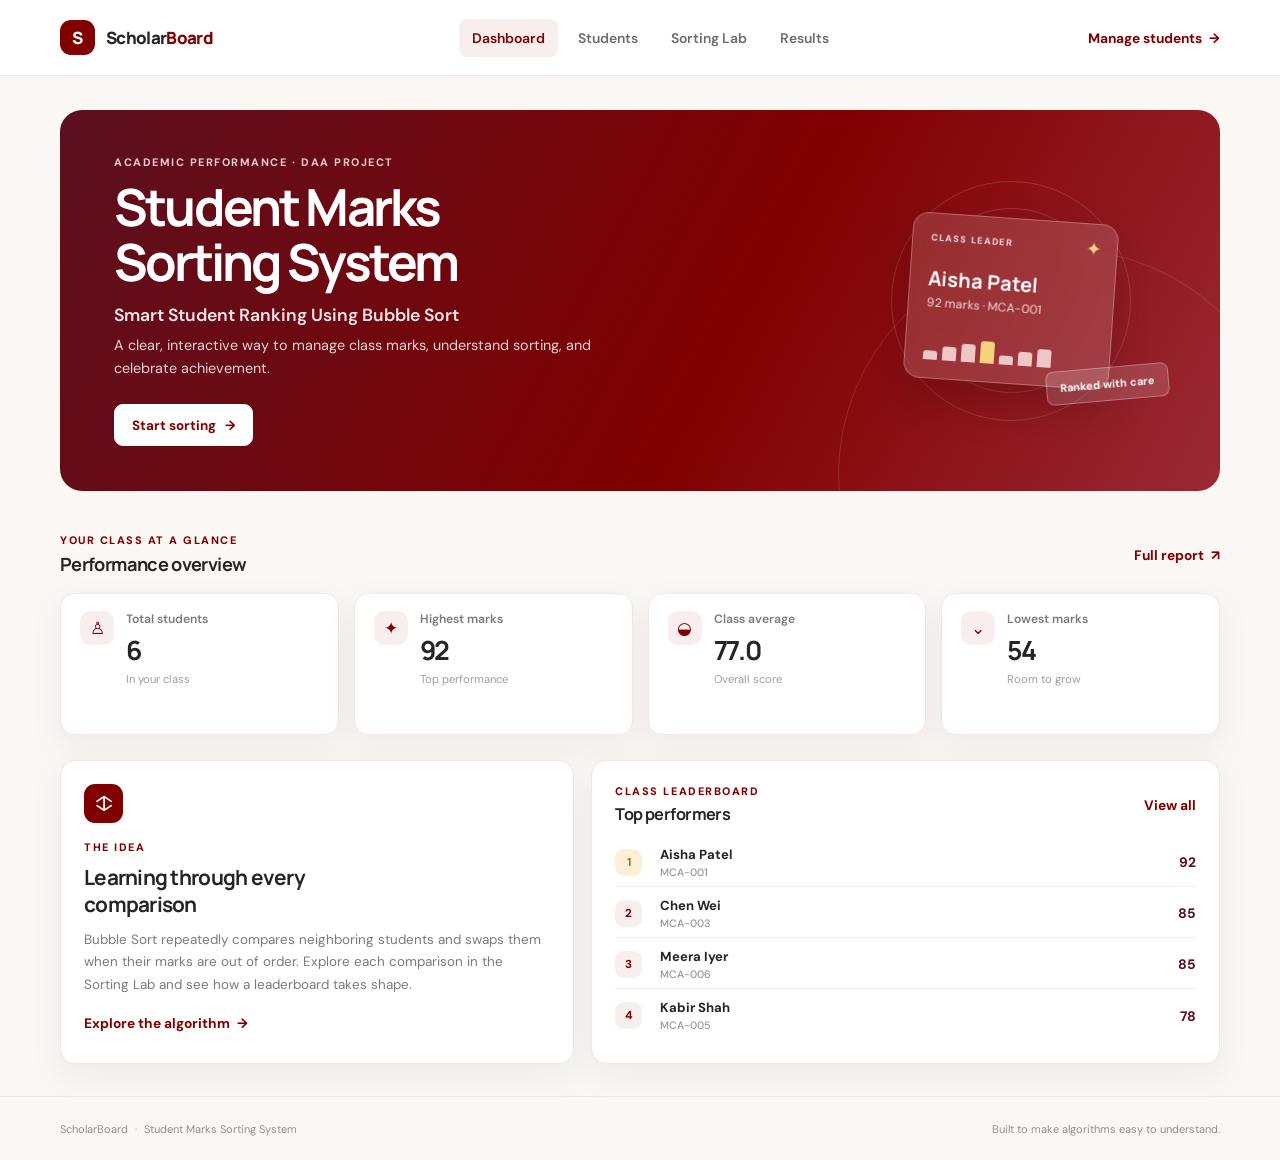
<file: index.html>
<!DOCTYPE html>
<html lang="en">
<head>
  <meta charset="UTF-8">
  <meta name="viewport" content="width=device-width, initial-scale=1.0">
  <meta name="description" content="A modern student marks dashboard with a visual Bubble Sort ranking system.">
  <title>Dashboard | Student Marks Sorting System</title>
  <link rel="stylesheet" href="css/style.css">
</head>
<body data-page="dashboard">
  <header class="site-header">
    <a class="brand" href="index.html" aria-label="Student Marks home"><span class="brand-mark">S</span><span>Scholar<span class="brand-light">Board</span></span></a>
    <nav class="main-nav" aria-label="Main navigation">
      <a class="active" href="index.html">Dashboard</a><a href="students.html">Students</a><a href="sorting.html">Sorting Lab</a><a href="results.html">Results</a>
    </nav>
    <a class="header-action" href="students.html">Manage students <span aria-hidden="true">→</span></a>
  </header>
  <main class="shell">
    <section class="hero">
      <div class="hero-copy">
        <p class="eyebrow eyebrow-light">ACADEMIC PERFORMANCE · DAA PROJECT</p>
        <h1>Student Marks<br>Sorting System</h1>
        <p class="hero-subtitle">Smart Student Ranking Using Bubble Sort</p>
        <p class="hero-description">A clear, interactive way to manage class marks, understand sorting, and celebrate achievement.</p>
        <a class="button button-white" href="sorting.html">Start sorting <span aria-hidden="true">→</span></a>
      </div>
      <div class="hero-art" aria-hidden="true">
        <div class="art-orbit orbit-one"></div><div class="art-orbit orbit-two"></div>
        <div class="art-card"><span class="art-kicker">CLASS LEADER</span><span class="art-medal">✦</span><strong id="hero-leader">—</strong><span id="hero-leader-marks">Add your class to begin</span><div class="art-score"><span></span><span></span><span></span><span></span><span></span><span></span><span></span></div></div>
        <span class="floating-note">Ranked with care</span>
      </div>
    </section>

    <div class="section-title-row"><div><p class="eyebrow">YOUR CLASS AT A GLANCE</p><h2>Performance overview</h2></div><a class="inline-link" href="results.html">Full report <span aria-hidden="true">↗</span></a></div>
    <section class="stat-grid" aria-label="Class statistics">
      <article class="stat-card"><span class="stat-icon">♙</span><span class="stat-label">Total students</span><strong id="stat-total">0</strong><span class="stat-caption">In your class</span></article>
      <article class="stat-card"><span class="stat-icon">✦</span><span class="stat-label">Highest marks</span><strong id="stat-highest">—</strong><span class="stat-caption">Top performance</span></article>
      <article class="stat-card"><span class="stat-icon">◒</span><span class="stat-label">Class average</span><strong id="stat-average">—</strong><span class="stat-caption">Overall score</span></article>
      <article class="stat-card"><span class="stat-icon">⌄</span><span class="stat-label">Lowest marks</span><strong id="stat-lowest">—</strong><span class="stat-caption">Room to grow</span></article>
    </section>

    <section class="dashboard-grid">
      <article class="panel intro-panel">
        <div class="panel-icon">↕</div><p class="eyebrow">THE IDEA</p><h2>Learning through every comparison</h2>
        <p>Bubble Sort repeatedly compares neighboring students and swaps them when their marks are out of order. Explore each comparison in the Sorting Lab and see how a leaderboard takes shape.</p>
        <a class="inline-link" href="sorting.html">Explore the algorithm <span aria-hidden="true">→</span></a>
      </article>
      <article class="panel preview-panel">
        <div class="section-title-row compact"><div><p class="eyebrow">CLASS LEADERBOARD</p><h2>Top performers</h2></div><a class="inline-link" href="results.html">View all</a></div>
        <div id="dashboard-preview" class="preview-list"></div>
      </article>
    </section>
  </main>
  <footer class="site-footer"><span>ScholarBoard <span class="footer-divider">·</span> Student Marks Sorting System</span><span>Built to make algorithms easy to understand.</span></footer>
  <script src="js/data.js"></script><script src="js/dashboard.js"></script>
</body>
</html>
</file>
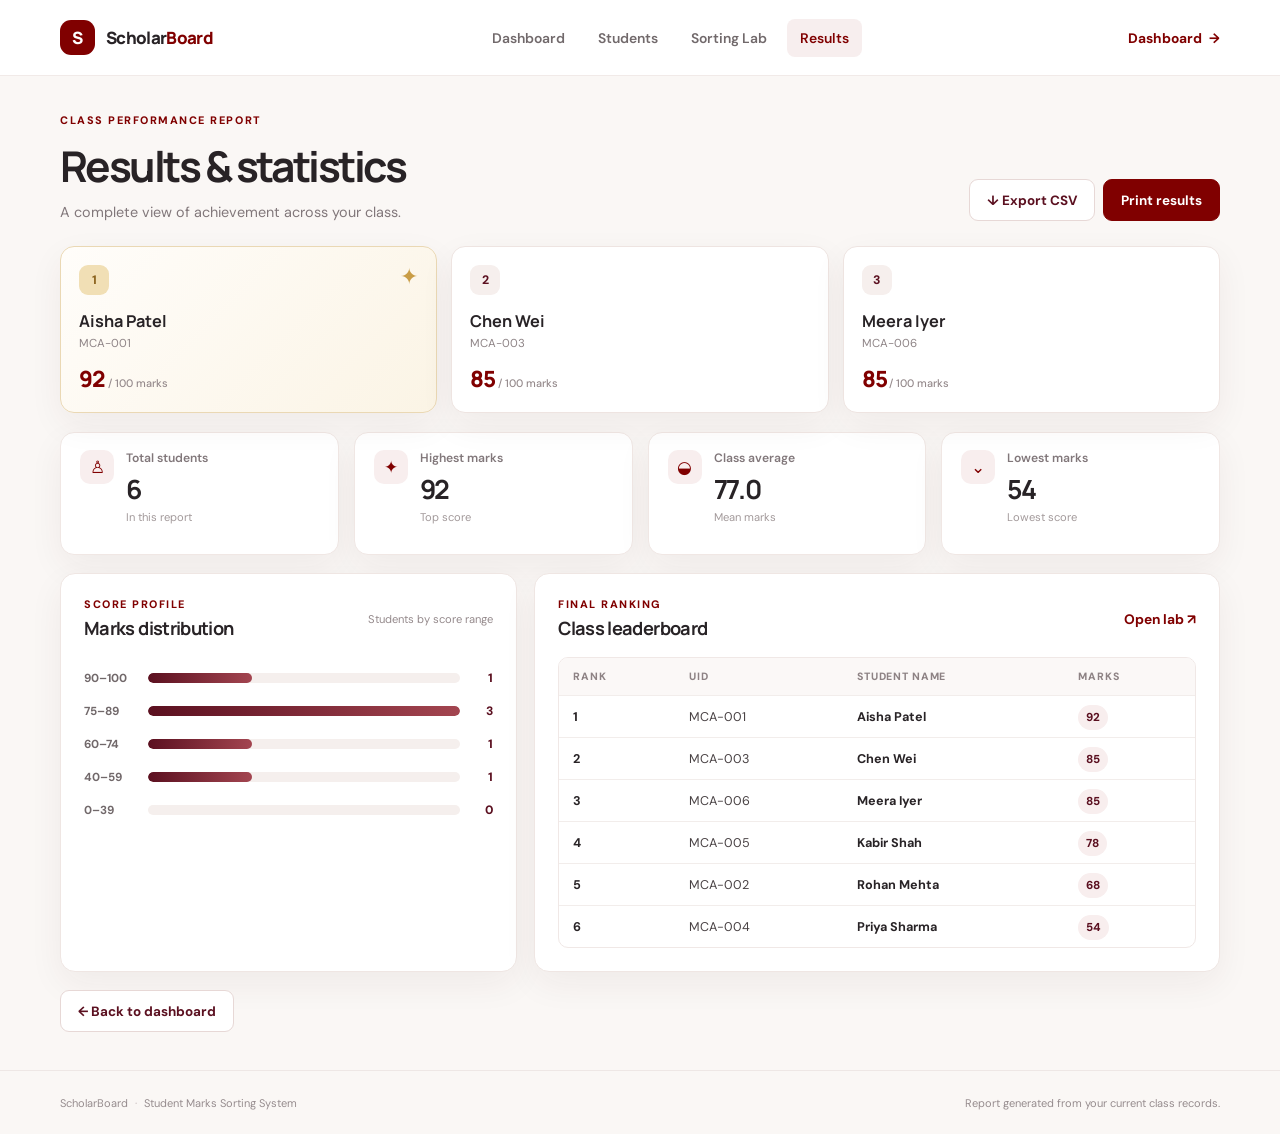
<file: results.html>
<!DOCTYPE html>
<html lang="en">
<head>
  <meta charset="UTF-8"><meta name="viewport" content="width=device-width, initial-scale=1.0">
  <meta name="description" content="Class leaderboard, performance statistics, and marks distribution.">
  <title>Results | Student Marks Sorting System</title><link rel="stylesheet" href="css/style.css">
</head>
<body data-page="results">
  <header class="site-header">
    <a class="brand" href="index.html" aria-label="Student Marks home"><span class="brand-mark">S</span><span>Scholar<span class="brand-light">Board</span></span></a>
    <nav class="main-nav" aria-label="Main navigation"><a href="index.html">Dashboard</a><a href="students.html">Students</a><a href="sorting.html">Sorting Lab</a><a class="active" href="results.html">Results</a></nav>
    <a class="header-action" href="index.html">Dashboard <span aria-hidden="true">→</span></a>
  </header>
  <main class="shell page-content">
    <div class="page-heading"><div><p class="eyebrow">CLASS PERFORMANCE REPORT</p><h1>Results &amp; statistics</h1><p class="page-lede">A complete view of achievement across your class.</p></div><div class="report-actions"><button class="button button-quiet" id="export-csv" type="button">↓ Export CSV</button><button class="button" id="print-results" type="button">Print results</button></div></div>
    <section class="podium-grid" id="podium-grid" aria-label="Top three students"></section>
    <section class="stat-grid report-stats">
      <article class="stat-card"><span class="stat-icon">♙</span><span class="stat-label">Total students</span><strong id="result-total">0</strong><span class="stat-caption">In this report</span></article>
      <article class="stat-card"><span class="stat-icon">✦</span><span class="stat-label">Highest marks</span><strong id="result-highest">—</strong><span class="stat-caption">Top score</span></article>
      <article class="stat-card"><span class="stat-icon">◒</span><span class="stat-label">Class average</span><strong id="result-average">—</strong><span class="stat-caption">Mean marks</span></article>
      <article class="stat-card"><span class="stat-icon">⌄</span><span class="stat-label">Lowest marks</span><strong id="result-lowest">—</strong><span class="stat-caption">Lowest score</span></article>
    </section>
    <div class="report-grid">
      <section class="panel distribution-panel"><div class="section-title-row"><div><p class="eyebrow">SCORE PROFILE</p><h2>Marks distribution</h2></div><span class="section-note">Students by score range</span></div><div id="distribution-chart" class="distribution-chart"></div></section>
      <section class="panel leaderboard-panel"><div class="section-title-row"><div><p class="eyebrow">FINAL RANKING</p><h2>Class leaderboard</h2></div><a class="inline-link" href="sorting.html">Open lab ↗</a></div><div class="table-wrap"><table><thead><tr><th>Rank</th><th>UID</th><th>Student name</th><th>Marks</th></tr></thead><tbody id="results-table-body"></tbody></table></div></section>
    </div>
    <div class="report-back"><a class="button button-quiet" href="index.html">← Back to dashboard</a></div>
  </main>
  <footer class="site-footer"><span>ScholarBoard <span class="footer-divider">·</span> Student Marks Sorting System</span><span>Report generated from your current class records.</span></footer>
  <script src="js/data.js"></script><script src="js/dashboard.js"></script>
</body>
</html>
</file>
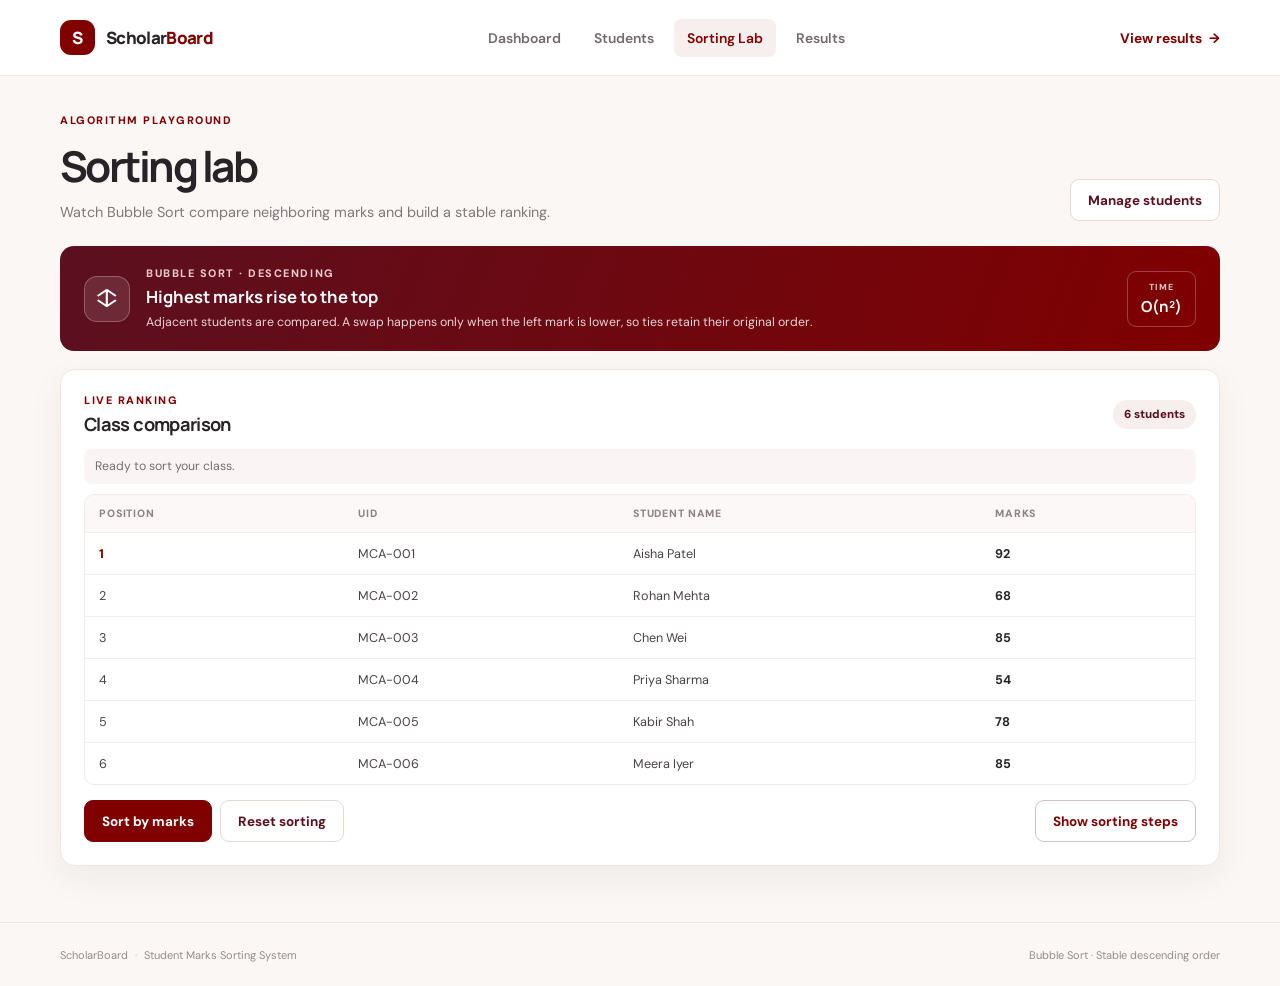
<file: sorting.html>
<!DOCTYPE html>
<html lang="en">
<head>
  <meta charset="UTF-8"><meta name="viewport" content="width=device-width, initial-scale=1.0">
  <meta name="description" content="Explore descending Bubble Sort comparisons and student rankings.">
  <title>Sorting Lab | Student Marks Sorting System</title><link rel="stylesheet" href="css/style.css">
</head>
<body data-page="sorting">
  <header class="site-header">
    <a class="brand" href="index.html" aria-label="Student Marks home"><span class="brand-mark">S</span><span>Scholar<span class="brand-light">Board</span></span></a>
    <nav class="main-nav" aria-label="Main navigation"><a href="index.html">Dashboard</a><a href="students.html">Students</a><a class="active" href="sorting.html">Sorting Lab</a><a href="results.html">Results</a></nav>
    <a class="header-action" href="results.html">View results <span aria-hidden="true">→</span></a>
  </header>
  <main class="shell page-content">
    <div class="page-heading"><div><p class="eyebrow">ALGORITHM PLAYGROUND</p><h1>Sorting lab</h1><p class="page-lede">Watch Bubble Sort compare neighboring marks and build a stable ranking.</p></div><a class="button button-quiet" href="students.html">Manage students</a></div>
    <section class="algorithm-banner"><div class="algorithm-mark">↕</div><div><p class="eyebrow eyebrow-light">BUBBLE SORT · DESCENDING</p><h2>Highest marks rise to the top</h2><p>Adjacent students are compared. A swap happens only when the left mark is lower, so ties retain their original order.</p></div><div class="complexity-pill"><span>TIME</span><strong>O(n²)</strong></div></section>
    <section class="panel sorting-panel">
      <div class="section-title-row"><div><p class="eyebrow">LIVE RANKING</p><h2>Class comparison</h2></div><span id="sort-count" class="count-badge">0 students</span></div>
      <div id="sort-status" class="sort-status" role="status" aria-live="polite">Ready to sort your class.</div>
      <div class="table-wrap"><table><thead><tr><th id="rank-heading">Position</th><th>UID</th><th>Student name</th><th>Marks</th></tr></thead><tbody id="sorting-table-body"></tbody></table></div>
      <div class="sort-actions"><div><button class="button" id="sort-now" type="button">Sort by marks</button><button class="button button-quiet" id="reset-sort" type="button">Reset sorting</button></div><button class="button button-outline" id="show-steps" type="button">Show sorting steps</button></div>
    </section>
    <section class="panel steps-panel hidden" id="steps-panel">
      <div class="section-title-row"><div><p class="eyebrow">UNDER THE HOOD</p><h2>Step-by-step comparisons</h2></div><button class="button button-small" id="next-step" type="button">Start next step →</button></div>
      <p class="step-explanation" id="step-explanation">Start the walkthrough to inspect each adjacent comparison.</p>
      <div class="step-progress"><span id="step-progress-label">0 comparisons</span><div class="progress-track"><span id="step-progress-bar"></span></div></div>
      <div class="step-log" id="step-log" aria-live="polite"></div>
    </section>
  </main>
  <footer class="site-footer"><span>ScholarBoard <span class="footer-divider">·</span> Student Marks Sorting System</span><span>Bubble Sort · Stable descending order</span></footer>
  <script src="js/data.js"></script><script src="js/sorting.js"></script>
</body>
</html>
</file>
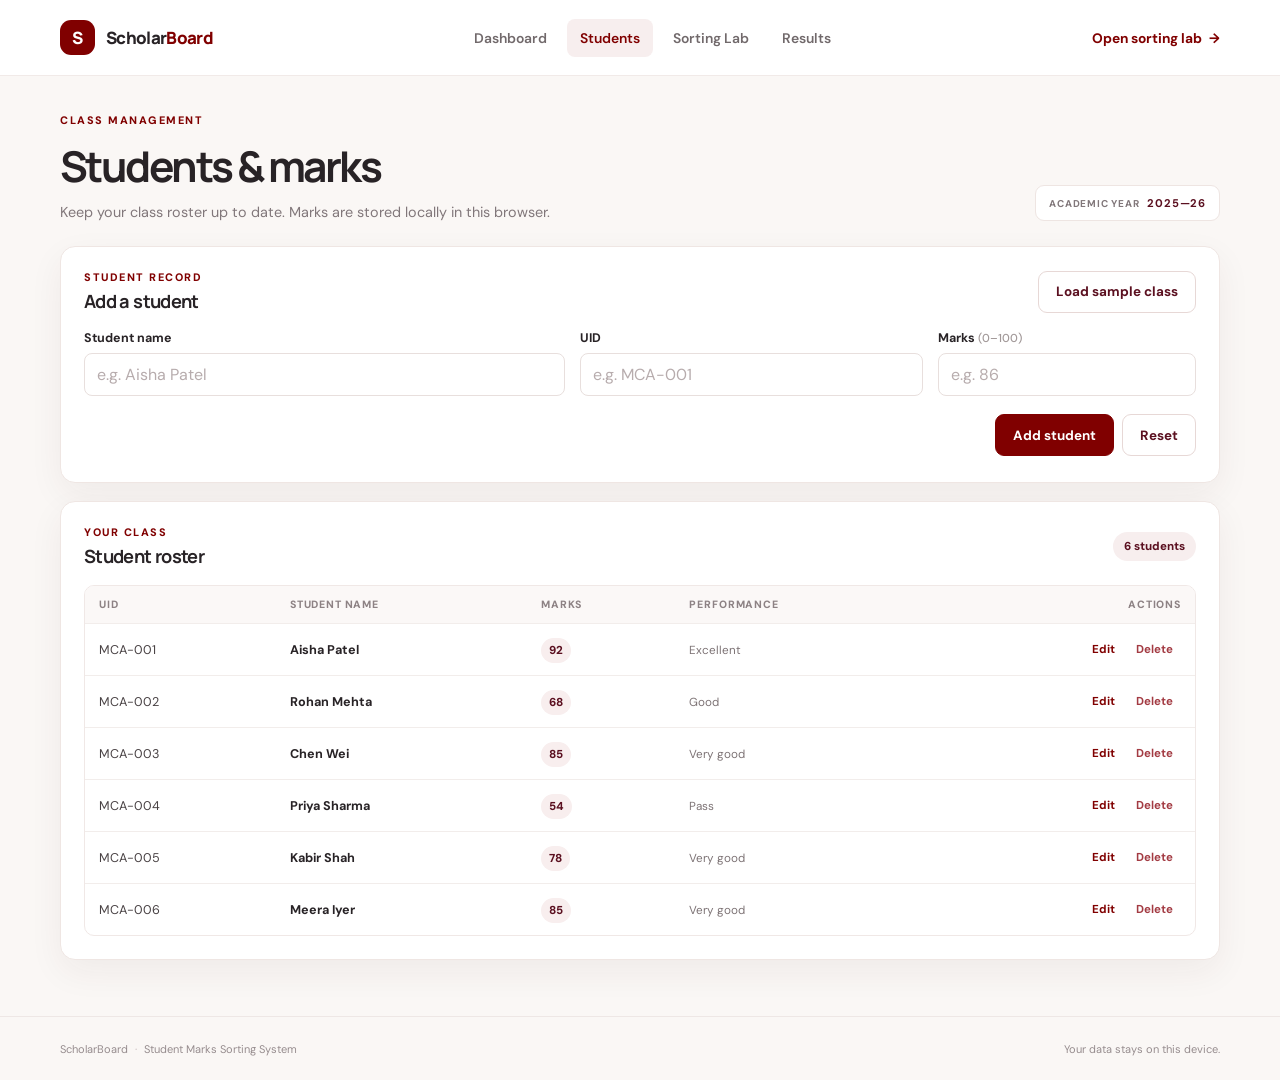
<file: students.html>
<!DOCTYPE html>
<html lang="en">
<head>
  <meta charset="UTF-8"><meta name="viewport" content="width=device-width, initial-scale=1.0">
  <meta name="description" content="Add, edit, and manage student marks in your class.">
  <title>Students | Student Marks Sorting System</title><link rel="stylesheet" href="css/style.css">
</head>
<body data-page="students">
  <header class="site-header">
    <a class="brand" href="index.html" aria-label="Student Marks home"><span class="brand-mark">S</span><span>Scholar<span class="brand-light">Board</span></span></a>
    <nav class="main-nav" aria-label="Main navigation"><a href="index.html">Dashboard</a><a class="active" href="students.html">Students</a><a href="sorting.html">Sorting Lab</a><a href="results.html">Results</a></nav>
    <a class="header-action" href="sorting.html">Open sorting lab <span aria-hidden="true">→</span></a>
  </header>
  <main class="shell page-content">
    <div class="page-heading"><div><p class="eyebrow">CLASS MANAGEMENT</p><h1>Students &amp; marks</h1><p class="page-lede">Keep your class roster up to date. Marks are stored locally in this browser.</p></div><span class="page-stamp">ACADEMIC YEAR <strong>2025—26</strong></span></div>
    <section class="panel form-panel">
      <div class="section-title-row"><div><p class="eyebrow">STUDENT RECORD</p><h2 id="form-heading">Add a student</h2></div><button class="button button-quiet" id="load-sample" type="button">Load sample class</button></div>
      <form id="student-form" novalidate>
        <div class="form-grid">
          <div class="field"><label for="student-name">Student name</label><input id="student-name" name="name" type="text" maxlength="60" placeholder="e.g. Aisha Patel" autocomplete="name" required></div>
          <div class="field"><label for="roll-number">UID</label><input id="roll-number" name="roll" type="text" maxlength="20" placeholder="e.g. MCA-001" required></div>
          <div class="field"><label for="student-marks">Marks <span class="label-hint">(0–100)</span></label><input id="student-marks" name="marks" type="number" min="0" max="100" step="1" placeholder="e.g. 86" required></div>
        </div>
        <div class="form-actions"><p id="form-message" class="form-message" role="status" aria-live="polite"></p><div><button class="button button-quiet hidden" id="cancel-edit" type="button">Cancel edit</button><button class="button" id="submit-student" type="submit">Add student</button><button class="button button-quiet" id="reset-form" type="reset">Reset</button></div></div>
      </form>
    </section>
    <section class="panel roster-panel">
      <div class="section-title-row"><div><p class="eyebrow">YOUR CLASS</p><h2>Student roster</h2></div><span class="count-badge" id="student-count">0 students</span></div>
      <div class="table-wrap"><table><thead><tr><th>UID</th><th>Student name</th><th>Marks</th><th>Performance</th><th class="actions-heading">Actions</th></tr></thead><tbody id="student-table-body"></tbody></table></div>
    </section>
  </main>
  <footer class="site-footer"><span>ScholarBoard <span class="footer-divider">·</span> Student Marks Sorting System</span><span>Your data stays on this device.</span></footer>
  <script src="js/data.js"></script><script src="js/students.js"></script>
</body>
</html>
</file>
<file: css/style.css>
@import url('https://fonts.googleapis.com/css2?family=DM+Sans:wght@400;500;600;700&family=Manrope:wght@400;500;600;700;800&display=swap');

:root {
  color-scheme: light;
  --maroon: #800000;
  --burgundy: #5b1020;
  --wine: #6d192b;
  --paper: #fff;
  --canvas: #faf7f5;
  --ink: #282326;
  --muted: #81777a;
  --line: #eee5e2;
  --soft: #f5edeb;
  --green: #2f7457;
  --shadow: 0 12px 35px rgb(75 36 42 / 6%);
  font-family: "DM Sans", "Segoe UI", sans-serif;
}

* { box-sizing: border-box; }
body { min-width: 320px; min-height: 100vh; margin: 0; background: var(--canvas); color: var(--ink); }
button, input { font: inherit; }
a { color: inherit; text-decoration: none; }
button { cursor: pointer; }
.site-header { height: 76px; padding: 0 max(28px, calc((100% - 1160px) / 2)); display: flex; align-items: center; justify-content: space-between; gap: 24px; background: #fff; border-bottom: 1px solid #f1eae8; }
.brand { display: flex; align-items: center; gap: 11px; font-family: Manrope, sans-serif; font-size: 1.06rem; font-weight: 800; white-space: nowrap; letter-spacing: -.04em; }
.brand-mark { width: 35px; height: 35px; display: grid; place-items: center; border-radius: 11px; background: var(--maroon); color: white; font-family: Manrope, sans-serif; font-weight: 800; }
.brand-light { color: var(--maroon); }
.main-nav { display: flex; align-items: center; gap: 7px; }
.main-nav a { padding: 10px 13px; border-radius: 8px; color: #71696b; font-size: .87rem; font-weight: 600; transition: background .2s, color .2s; }
.main-nav a:hover, .main-nav a.active { background: #f7eeee; color: var(--maroon); }
.header-action, .inline-link { color: var(--maroon); font-size: .86rem; font-weight: 700; white-space: nowrap; }
.header-action span, .inline-link span { padding-left: 4px; }
.shell { width: min(1160px, calc(100% - 48px)); margin: 0 auto; }
.hero { position: relative; min-height: 344px; margin: 34px 0 42px; padding: 45px 54px; display: flex; align-items: center; justify-content: space-between; overflow: hidden; border-radius: 22px; background: linear-gradient(118deg, #5b1020 0%, #800000 58%, #9a2935 100%); color: #fff; }
.hero::after { position: absolute; inset: auto -70px -210px auto; width: 450px; height: 450px; border: 1px solid rgb(255 255 255 / 12%); border-radius: 50%; content: ""; }
.hero-copy { position: relative; z-index: 1; width: min(620px, 70%); }
.eyebrow { margin: 0 0 10px; color: var(--maroon); font-size: .68rem; font-weight: 800; letter-spacing: .14em; }
.eyebrow-light { color: #e9c9cb; }
h1, h2, h3, p { margin-top: 0; }
h1, h2, h3 { font-family: Manrope, "Segoe UI", sans-serif; }
.hero h1 { margin: 0; font-size: clamp(2.15rem, 4vw, 3.2rem); line-height: 1.08; letter-spacing: -.055em; }
.hero-subtitle { margin: 14px 0 8px; color: #f8e7e7; font-size: 1.1rem; font-weight: 600; }
.hero-description { max-width: 510px; margin-bottom: 23px; color: #ead4d5; font-size: .9rem; line-height: 1.65; }
.button { min-height: 42px; padding: 0 17px; display: inline-flex; align-items: center; justify-content: center; gap: 9px; border: 1px solid var(--maroon); border-radius: 9px; background: var(--maroon); color: white; font-size: .84rem; font-weight: 700; transition: transform .18s, background .18s, box-shadow .18s; }
.button:hover { transform: translateY(-1px); background: var(--burgundy); box-shadow: 0 7px 18px rgb(91 16 32 / 16%); }
.button-white { border-color: white; background: white; color: var(--maroon); }
.button-white:hover { background: #f7eeee; color: var(--burgundy); }
.button-quiet { border-color: #e7d8d6; background: white; color: var(--burgundy); }
.button-quiet:hover { background: #faf4f3; }
.button-outline { border-color: #d7c0c1; background: #fff; color: var(--maroon); }
.button-outline:hover { background: #faf1f1; }
.button-small { min-height: 36px; padding: 0 13px; }
.hero-art { position: relative; z-index: 1; width: 310px; height: 250px; display: grid; place-items: center; }
.art-orbit { position: absolute; width: 240px; height: 240px; border: 1px solid rgb(255 255 255 / 15%); border-radius: 50%; animation: drift 7s ease-in-out infinite alternate; }
.orbit-two { width: 185px; height: 185px; animation-delay: -3s; }
.art-card { position: relative; width: 206px; min-height: 166px; padding: 18px; display: flex; flex-direction: column; border: 1px solid rgb(255 255 255 / 28%); border-radius: 16px; background: rgb(255 255 255 / 14%); box-shadow: 0 18px 45px rgb(47 0 10 / 24%); backdrop-filter: blur(12px); transform: rotate(4deg); animation: float 4s ease-in-out infinite; }
.art-kicker { color: #f4d8da; font-size: .58rem; font-weight: 800; letter-spacing: .12em; }
.art-medal { position: absolute; top: 12px; right: 15px; color: #f5d17a; font-size: 1.2rem; }
.art-card strong { margin-top: 21px; overflow: hidden; color: #fff; font-family: Manrope, sans-serif; font-size: 1.25rem; text-overflow: ellipsis; white-space: nowrap; }
.art-card > span:nth-last-child(2) { margin-top: 3px; color: #f2dfe0; font-size: .76rem; }
.art-score { height: 22px; margin-top: auto; display: flex; align-items: end; gap: 5px; }
.art-score span { width: 14px; border-radius: 3px 3px 0 0; background: #efc7c7; }
.art-score span:nth-child(1), .art-score span:nth-child(5) { height: 40%; }.art-score span:nth-child(2), .art-score span:nth-child(6) { height: 65%; }.art-score span:nth-child(3), .art-score span:nth-child(7) { height: 82%; }.art-score span:nth-child(4) { height: 100%; background: #f3d37e; }
.floating-note { position: absolute; right: -3px; bottom: 25px; padding: 9px 13px; border: 1px solid rgb(255 255 255 / 30%); border-radius: 8px; background: rgb(255 255 255 / 15%); color: white; font-size: .68rem; font-weight: 700; transform: rotate(-5deg); }
@keyframes float { 50% { transform: translateY(-7px) rotate(2deg); } }
@keyframes drift { to { transform: rotate(12deg) scale(1.05); } }
.section-title-row { margin-bottom: 17px; display: flex; align-items: center; justify-content: space-between; gap: 15px; }
.section-title-row h2, .panel h2 { margin: 0; font-size: 1.14rem; letter-spacing: -.035em; }
.section-title-row .eyebrow { margin-bottom: 5px; }
.section-title-row.compact { margin-bottom: 13px; }
.section-title-row.compact h2 { font-size: 1.02rem; }
.stat-grid { margin-bottom: 25px; display: grid; grid-template-columns: repeat(4, 1fr); gap: 15px; }
.stat-card { min-height: 142px; padding: 17px 19px; display: grid; grid-template-columns: 35px 1fr; align-content: start; column-gap: 11px; border: 1px solid #f0e7e4; border-radius: 14px; background: #fff; box-shadow: var(--shadow); }
.stat-icon { width: 34px; height: 34px; display: grid; grid-row: span 3; place-items: center; border-radius: 10px; background: #f8eeee; color: var(--maroon); font-size: 1.05rem; }
.stat-label { align-self: center; color: var(--muted); font-size: .76rem; font-weight: 600; }
.stat-card strong { margin-top: 10px; font-family: Manrope, sans-serif; font-size: 1.65rem; letter-spacing: -.06em; line-height: 1; }
.stat-caption { margin-top: 8px; color: #a39a9b; font-size: .7rem; }
.dashboard-grid { margin-bottom: 32px; display: grid; grid-template-columns: .9fr 1.1fr; gap: 17px; }
.panel { padding: 23px; border: 1px solid #efe6e3; border-radius: 15px; background: white; box-shadow: var(--shadow); }
.intro-panel { min-height: 252px; }
.panel-icon { width: 39px; height: 39px; margin-bottom: 17px; display: grid; place-items: center; border-radius: 11px; background: var(--maroon); color: white; font-size: 1.35rem; }
.intro-panel h2 { max-width: 310px; margin-bottom: 11px; font-size: 1.3rem; line-height: 1.3; }
.intro-panel > p:not(.eyebrow) { margin: 0 0 16px; color: var(--muted); font-size: .84rem; line-height: 1.65; }
.preview-list { display: grid; gap: 2px; }
.preview-row { min-height: 49px; display: grid; grid-template-columns: 35px 1fr auto; align-items: center; gap: 10px; border-bottom: 1px solid #f3eeec; }
.preview-row:last-child { border-bottom: 0; }
.rank-chip { width: 27px; height: 27px; display: grid; place-items: center; border-radius: 9px; background: #f7eeee; color: var(--maroon); font-size: .72rem; font-weight: 800; }
.rank-chip.gold { background: #fbf0d7; color: #a27520; }
.preview-name { overflow: hidden; font-size: .82rem; font-weight: 700; text-overflow: ellipsis; white-space: nowrap; }
.preview-roll { display: block; margin-top: 2px; color: #9c9293; font-size: .67rem; font-weight: 500; }
.preview-score { color: var(--burgundy); font-size: .86rem; font-weight: 800; }
.page-content { padding-top: 37px; padding-bottom: 38px; }
.page-heading { margin-bottom: 25px; display: flex; align-items: end; justify-content: space-between; gap: 20px; }
.page-heading h1 { margin: 0; font-size: clamp(2rem, 4vw, 2.65rem); letter-spacing: -.06em; }
.page-lede { margin: 8px 0 0; color: var(--muted); font-size: .9rem; }
.page-stamp { padding: 10px 13px; border: 1px solid var(--line); border-radius: 9px; background: white; color: var(--muted); font-size: .62rem; font-weight: 700; letter-spacing: .08em; }
.page-stamp strong { margin-left: 5px; color: var(--burgundy); font-size: .7rem; }
.form-panel, .roster-panel, .sorting-panel { margin-bottom: 18px; }
.form-grid { display: grid; grid-template-columns: 1.4fr 1fr .75fr; gap: 15px; }
.field label { display: block; margin: 0 0 7px; font-size: .78rem; font-weight: 700; }
.label-hint { color: #a29999; font-size: .72rem; font-weight: 500; }
.field input { width: 100%; height: 43px; padding: 0 12px; border: 1px solid #e8dfdd; border-radius: 8px; background: #fff; color: var(--ink); outline: none; transition: border .2s, box-shadow .2s; }
.field input:focus { border-color: #a9636d; box-shadow: 0 0 0 3px rgb(128 0 0 / 8%); }
.field input::placeholder { color: #b7acad; }
.form-actions { min-height: 48px; margin-top: 15px; display: flex; align-items: center; justify-content: space-between; gap: 12px; }
.form-actions > div { display: flex; gap: 8px; }
.form-message { margin: 0; color: var(--muted); font-size: .8rem; }
.form-message.error { color: #b42335; }
.form-message.success { color: var(--green); }
.count-badge { padding: 7px 11px; border-radius: 99px; background: #f7eeee; color: var(--burgundy); font-size: .72rem; font-weight: 800; white-space: nowrap; }
.table-wrap { width: 100%; overflow-x: auto; border: 1px solid #f0e8e6; border-radius: 10px; }
table { width: 100%; border-collapse: collapse; text-align: left; }
th { padding: 12px 14px; background: #fbf8f7; color: #8d8284; font-size: .66rem; font-weight: 800; letter-spacing: .08em; text-transform: uppercase; }
td { padding: 12px 14px; border-top: 1px solid #f2edeb; color: #494244; font-size: .79rem; }
tbody tr { transition: background .2s; }
tbody tr:hover { background: #fdfafa; }
td strong { color: var(--ink); }
.actions-heading { text-align: right; }
.row-actions { display: flex; justify-content: end; gap: 5px; }
.text-action { padding: 6px 8px; border: 0; border-radius: 6px; background: transparent; color: var(--maroon); font-size: .72rem; font-weight: 700; }
.text-action:hover { background: #f8eeee; }.text-action.delete { color: #a33b43; }
.score-pill { padding: 5px 8px; border-radius: 99px; background: #f8eeee; color: var(--burgundy); font-size: .72rem; font-weight: 800; }
.performance { color: #7d7375; font-size: .73rem; }
.empty-cell { padding: 38px 15px; color: #958b8d; text-align: center; }
.hidden { display: none !important; }
.algorithm-banner { margin-bottom: 18px; padding: 20px 24px; display: flex; align-items: center; gap: 16px; border-radius: 14px; background: linear-gradient(110deg, #5b1020, #800000); color: white; }
.algorithm-mark { width: 46px; height: 46px; flex: 0 0 auto; display: grid; place-items: center; border: 1px solid rgb(255 255 255 / 25%); border-radius: 13px; background: rgb(255 255 255 / 11%); font-size: 1.6rem; }
.algorithm-banner h2 { margin: 0 0 5px; font-family: Manrope, sans-serif; font-size: 1.05rem; }
.algorithm-banner p:not(.eyebrow) { max-width: 670px; margin: 0; color: #e9d4d7; font-size: .77rem; line-height: 1.5; }
.algorithm-banner .eyebrow { margin-bottom: 5px; }
.complexity-pill { margin-left: auto; padding: 9px 13px; display: grid; gap: 3px; border: 1px solid rgb(255 255 255 / 25%); border-radius: 9px; text-align: center; }
.complexity-pill span { color: #dfc5c7; font-size: .55rem; font-weight: 800; letter-spacing: .1em; }
.complexity-pill strong { font-family: Manrope, sans-serif; font-size: .95rem; }
.sort-status { min-height: 35px; margin: -4px 0 10px; padding: 9px 11px; border-radius: 8px; background: #faf5f4; color: #776d6f; font-size: .77rem; }
.sort-status.success { background: #f0f7f3; color: var(--green); }
.sort-status.active { background: #fff7e8; color: #896219; }
.sort-actions { margin-top: 15px; display: flex; justify-content: space-between; align-items: center; gap: 12px; }
.sort-actions > div { display: flex; gap: 8px; }
.steps-panel { margin-bottom: 20px; }
.step-explanation { margin: 0 0 15px; color: #706769; font-size: .83rem; }
.step-progress { display: flex; align-items: center; gap: 12px; color: #8b8183; font-size: .7rem; }
.progress-track { height: 5px; flex: 1; overflow: hidden; border-radius: 8px; background: #f1e9e7; }
.progress-track span { width: 0; height: 100%; display: block; border-radius: inherit; background: var(--maroon); transition: width .25s; }
.step-log { max-height: 180px; margin-top: 13px; overflow: auto; }
.step-item { padding: 8px 10px; border-bottom: 1px solid #f2edeb; color: #706769; font-size: .75rem; }
.step-item b { color: var(--burgundy); }
tr.comparing { background: #fff6df; }tr.swapped { background: #edf7f0; }tr.rank-first td:first-child { color: var(--maroon); font-weight: 800; }
.report-actions { display: flex; gap: 8px; }
.podium-grid { margin-bottom: 19px; display: grid; grid-template-columns: repeat(3, 1fr); gap: 14px; align-items: end; }
.podium-card { min-height: 145px; padding: 18px; position: relative; overflow: hidden; border: 1px solid #eee4e1; border-radius: 14px; background: #fff; box-shadow: var(--shadow); }
.podium-card.first { min-height: 166px; border-color: #ead8b4; background: linear-gradient(135deg, #fffdfa, #fbf4e5); }
.podium-rank { display: inline-grid; width: 30px; height: 30px; place-items: center; border-radius: 9px; background: #f6efed; color: var(--burgundy); font-size: .77rem; font-weight: 800; }
.podium-card.first .podium-rank { background: #f1dfb5; color: #8b631e; }
.podium-medal { position: absolute; top: 15px; right: 18px; color: #c99d46; font-size: 1.4rem; }
.podium-card h3 { max-width: 90%; margin: 15px 0 4px; overflow: hidden; font-size: 1.02rem; text-overflow: ellipsis; white-space: nowrap; }
.podium-card p { margin: 0; color: #8e8486; font-size: .72rem; }
.podium-score { margin-top: 12px; color: var(--maroon); font-family: Manrope, sans-serif; font-size: 1.4rem; font-weight: 800; letter-spacing: -.05em; }
.podium-score small { color: #958a8c; font-family: "DM Sans", sans-serif; font-size: .68rem; font-weight: 500; letter-spacing: 0; }
.report-stats { margin-bottom: 18px; }
.report-stats .stat-card { min-height: 123px; }
.report-grid { display: grid; grid-template-columns: .8fr 1.2fr; gap: 17px; }
.section-note { color: #958a8c; font-size: .7rem; }
.distribution-chart { display: grid; gap: 17px; padding-top: 13px; }
.distribution-row { display: grid; grid-template-columns: 54px 1fr 23px; align-items: center; gap: 10px; }
.distribution-label { color: #71686a; font-size: .73rem; font-weight: 700; }
.distribution-track { height: 10px; overflow: hidden; border-radius: 99px; background: #f5efed; }
.distribution-fill { height: 100%; min-width: 0; border-radius: inherit; background: linear-gradient(90deg, #5b1020, #a34550); transition: width .4s ease; }
.distribution-value { color: var(--burgundy); font-size: .76rem; font-weight: 800; text-align: right; }
.report-back { margin-top: 18px; }
.site-footer { min-height: 64px; padding: 16px max(28px, calc((100% - 1160px) / 2)); display: flex; justify-content: space-between; align-items: center; gap: 10px; border-top: 1px solid #eee7e5; color: #968c8e; font-size: .69rem; }
.footer-divider { padding: 0 4px; color: #c2b5b6; }

@media (max-width: 820px) {
  .site-header { height: auto; min-height: 70px; padding: 12px 22px; flex-wrap: wrap; }
  .main-nav { order: 3; width: 100%; justify-content: center; }
  .main-nav a { padding: 8px 11px; font-size: .8rem; }
  .hero { padding: 35px 32px; }
  .hero-art { width: 250px; transform: scale(.9); }
  .stat-grid { grid-template-columns: repeat(2, 1fr); }
  .report-grid { grid-template-columns: 1fr; }
}
@media (max-width: 600px) {
  .shell { width: min(100% - 28px, 1160px); }
  .site-header { padding: 12px 14px 9px; gap: 9px; }
  .brand { font-size: .95rem; }.brand-mark { width: 32px; height: 32px; }
  .header-action { font-size: .74rem; }
  .main-nav { justify-content: space-between; gap: 0; }
  .main-nav a { padding: 8px 7px; font-size: .72rem; }
  .hero { min-height: unset; margin: 18px 0 28px; padding: 29px 23px; }
  .hero-copy { width: 100%; }.hero h1 { font-size: 2.25rem; }
  .hero-description { max-width: 340px; font-size: .82rem; }
  .hero-art { display: none; }
  .section-title-row { align-items: start; }
  .stat-grid { gap: 10px; }.stat-card { min-height: 122px; padding: 14px 12px; grid-template-columns: 30px 1fr; gap: 8px; }.stat-icon { width: 29px; height: 29px; }.stat-card strong { font-size: 1.4rem; }
  .dashboard-grid { grid-template-columns: 1fr; }
  .page-content { padding-top: 25px; }.page-heading { align-items: start; flex-direction: column; }.page-stamp { align-self: flex-start; }
  .form-grid { grid-template-columns: 1fr; gap: 12px; }.form-actions { align-items: start; flex-direction: column; }.form-actions > div { width: 100%; flex-wrap: wrap; }.form-actions .button { flex: 1; }
  .panel { padding: 17px; }.section-title-row h2, .panel h2 { font-size: 1.03rem; }
  .algorithm-banner { padding: 17px; align-items: start; }.algorithm-mark { width: 38px; height: 38px; }.algorithm-banner p:not(.eyebrow) { font-size: .7rem; }.complexity-pill { display: none; }
  .sort-actions { align-items: stretch; flex-direction: column; }.sort-actions > div { display: grid; grid-template-columns: 1fr 1fr; }.sort-actions > button { width: 100%; }
  th, td { padding: 10px 9px; font-size: .72rem; }th { font-size: .59rem; }
  .podium-grid { grid-template-columns: 1fr; align-items: stretch; }.podium-card, .podium-card.first { min-height: 125px; }.podium-card h3 { margin-top: 9px; }.podium-score { margin-top: 7px; }
  .report-actions { width: 100%; }.report-actions .button { flex: 1; padding: 0 10px; font-size: .74rem; }
  .site-footer { align-items: flex-start; flex-direction: column; padding: 15px 14px; }
}
@media (prefers-reduced-motion: reduce) { *, *::before, *::after { scroll-behavior: auto !important; animation-duration: .01ms !important; animation-iteration-count: 1 !important; transition-duration: .01ms !important; } }
@media print {
  body { background: white; }.site-header, .site-footer, .report-actions, .report-back, .eyebrow { display: none !important; }
  .shell { width: 100%; }.page-content { padding: 0; }.page-heading { margin: 0 0 15px; }.panel, .stat-card, .podium-card { box-shadow: none; break-inside: avoid; }
  .report-grid { grid-template-columns: 1fr 1fr; }.podium-grid { grid-template-columns: repeat(3, 1fr); }
}
</file>
